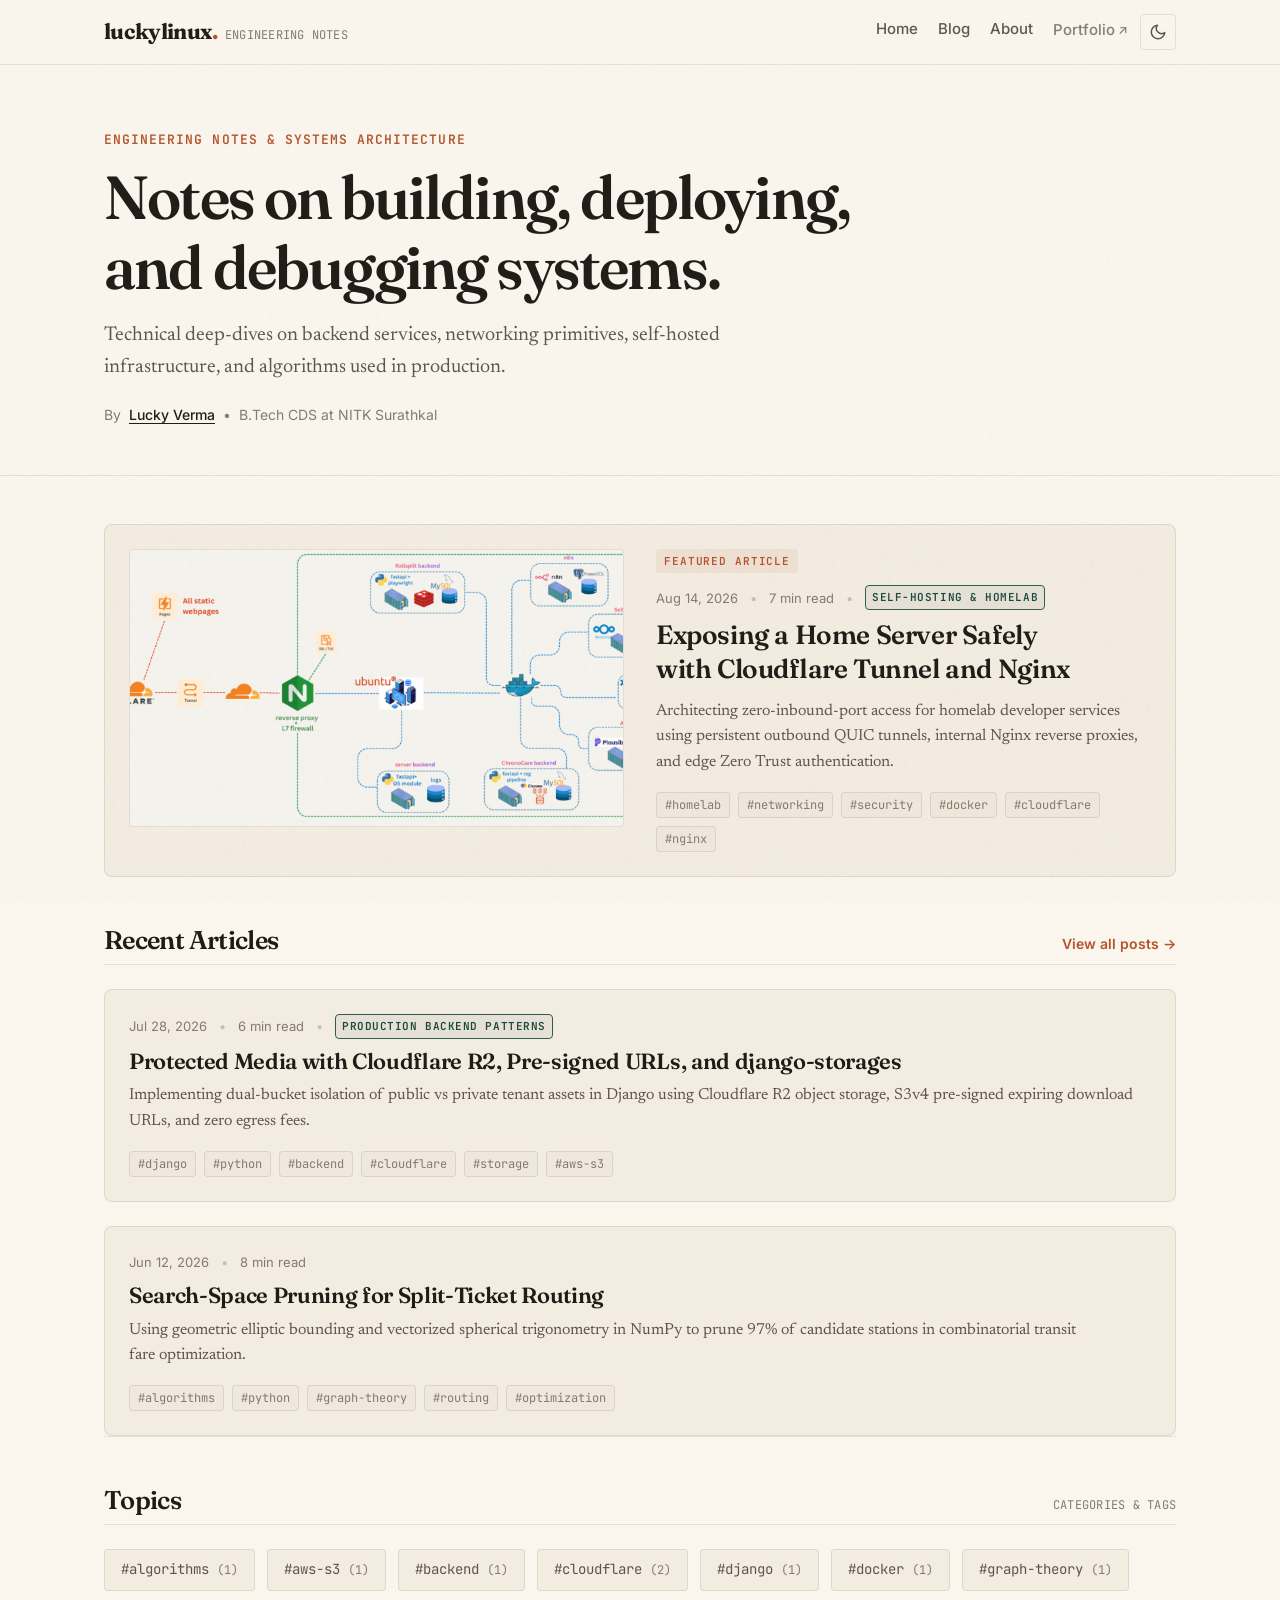
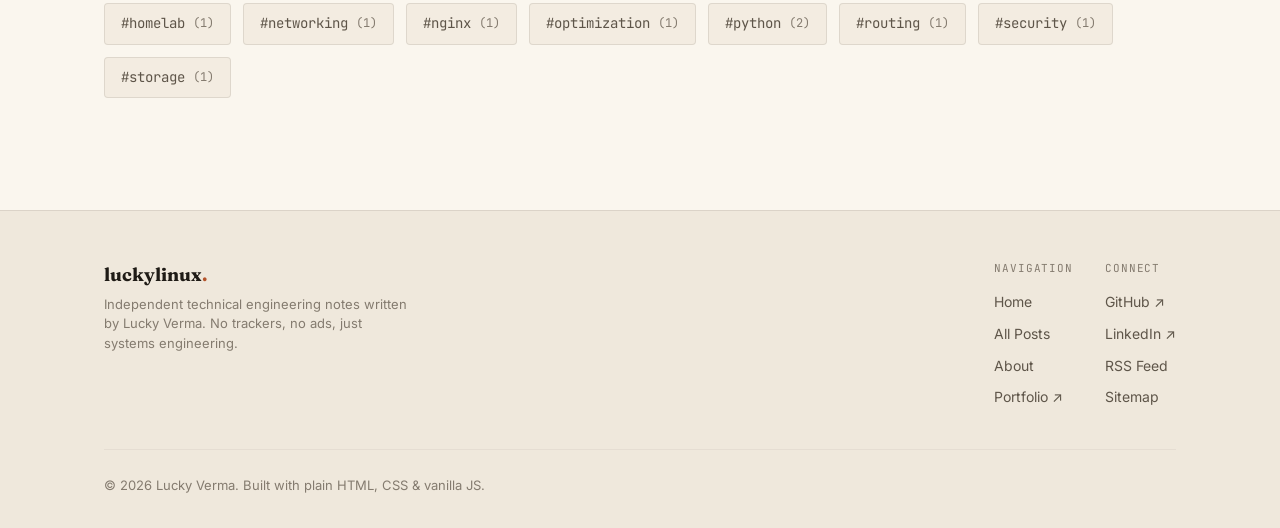
<file: index.html>
<!DOCTYPE html>
<html lang="en" data-theme="light">
<head>
  <meta charset="UTF-8" />
  <meta name="viewport" content="width=device-width, initial-scale=1.0" />
  <title>luckylinux — Notes on building, deploying, and debugging systems</title>
  <meta name="description" content="Technical engineering blog by Lucky Verma (luckylinux). Deep-dives on backend architectures, Cloudflare, Docker, distributed queues, self-hosting, and systems engineering." />
  
  <!-- Canonical & Open Graph -->
  <link rel="canonical" href="https://blog.luckylinux.dev/" />
  <meta property="og:title" content="luckylinux — Engineering Notes" />
  <meta property="og:description" content="Notes on building, deploying, and debugging backend systems and distributed infrastructure." />
  <meta property="og:type" content="website" />
  <meta property="og:url" content="https://blog.luckylinux.dev/" />
  <meta property="og:image" content="./assets/og-image.svg" />
  <meta name="twitter:card" content="summary_large_image" />
  <meta name="twitter:title" content="luckylinux — Engineering Notes" />
  <meta name="twitter:description" content="Notes on building, deploying, and debugging backend systems and distributed infrastructure." />
  <meta name="twitter:image" content="./assets/og-image.svg" />

  <!-- Favicon -->
  <link rel="icon" type="image/svg+xml" href="./assets/favicon.svg" />
  <link rel="alternate" type="application/rss+xml" title="luckylinux Engineering Notes RSS" href="./feed.xml" />

  <!-- Plausible Analytics -->
  <script defer data-domain="blog.luckylinux.dev" src="https://analytics.luckylinux.dev/js/script.js"></script>

  <!-- Prevent Theme Flash -->
  <script>
    (function () {
      try {
        const saved = localStorage.getItem("luckylinux_theme");
        const prefersDark = window.matchMedia && window.matchMedia("(prefers-color-scheme: dark)").matches;
        const theme = saved === "dark" || (!saved && prefersDark) ? "dark" : "light";
        document.documentElement.setAttribute("data-theme", theme);
        document.documentElement.style.colorScheme = theme;
      } catch (e) {}
    })();
  </script>

  <!-- Stylesheets -->
  <link rel="stylesheet" href="./css/base.css" />
  <link rel="stylesheet" href="./css/components.css" />
</head>
<body>
  <!-- Accessibility Skip Link -->
  <a href="#main-content" class="skip-link">Skip to main content</a>

  <!-- Header -->
  <header class="site-header">
    <div class="container">
      <a href="./" class="brand" aria-label="luckylinux home">
        <span class="brand-wordmark">luckylinux<span class="brand-dot">.</span></span>
        <span class="brand-subtitle">engineering notes</span>
      </a>

      <div class="header-actions">
        <nav aria-label="Main Navigation">
          <ul class="nav-menu" id="nav-menu">
            <li><a href="./" class="nav-link active">Home</a></li>
            <li><a href="./blog.html" class="nav-link">Blog</a></li>
            <li><a href="./about.html" class="nav-link">About</a></li>
            <li>
              <a href="https://luckylinux.dev" target="_blank" rel="noopener noreferrer" class="nav-link nav-link-external">
                Portfolio <span class="nav-external-arrow">↗</span>
              </a>
            </li>
          </ul>
        </nav>

        <!-- Theme Toggle -->
        <button type="button" class="theme-toggle-btn" id="theme-toggle-btn" aria-label="Toggle theme">
          <!-- Sun Icon (shown in dark mode) -->
          <svg class="icon-sun" viewBox="0 0 24 24">
            <circle cx="12" cy="12" r="5"></circle>
            <line x1="12" y1="1" x2="12" y2="3"></line>
            <line x1="12" y1="21" x2="12" y2="23"></line>
            <line x1="4.22" y1="4.22" x2="5.64" y2="5.64"></line>
            <line x1="18.36" y1="18.36" x2="19.78" y2="19.78"></line>
            <line x1="1" y1="12" x2="3" y2="12"></line>
            <line x1="21" y1="12" x2="23" y2="12"></line>
            <line x1="4.22" y1="19.78" x2="5.64" y2="18.36"></line>
            <line x1="18.36" y1="5.64" x2="19.78" y2="4.22"></line>
          </svg>
          <!-- Moon Icon (shown in light mode) -->
          <svg class="icon-moon" viewBox="0 0 24 24">
            <path d="M21 12.79A9 9 0 1 1 11.21 3 7 7 0 0 0 21 12.79z"></path>
          </svg>
        </button>

        <!-- Mobile Nav Toggle -->
        <button type="button" class="mobile-nav-toggle" id="mobile-nav-toggle" aria-label="Toggle navigation menu" aria-expanded="false">
          <svg width="20" height="20" viewBox="0 0 24 24" fill="none" stroke="currentColor" stroke-width="2">
            <line x1="3" y1="12" x2="21" y2="12"></line>
            <line x1="3" y1="6" x2="21" y2="6"></line>
            <line x1="3" y1="18" x2="21" y2="18"></line>
          </svg>
        </button>
      </div>
    </div>
  </header>

  <!-- Main Content -->
  <main id="main-content">
    <!-- Writing-Focused Hero -->
    <section class="hero-section">
      <div class="container">
        <p class="hero-subtitle">Engineering Notes &amp; Systems Architecture</p>
        <h1 class="hero-title">Notes on building, deploying, and debugging systems.</h1>
        <p class="hero-lead">
          Technical deep-dives on backend services, networking primitives, self-hosted infrastructure, and algorithms used in production.
        </p>
        <div class="hero-byline">
          <span>By</span>
          <a href="https://luckylinux.dev" target="_blank" rel="noopener noreferrer" class="hero-byline-link">Lucky Verma</a>
          <span>•</span>
          <span>B.Tech CDS at NITK Surathkal</span>
        </div>
      </div>
    </section>

    <!-- Content Sections -->
    <div class="container" style="padding-top: var(--space-12); padding-bottom: var(--space-16);">
      
      <!-- Featured Post -->
      <section aria-labelledby="featured-heading" id="featured-post-container" style="display: none;">
        <h2 id="featured-heading" class="sr-only">Featured Article</h2>
        <div id="featured-post-mount"></div>
      </section>

      <!-- Recent Posts List -->
      <section aria-labelledby="recent-posts-heading">
        <div class="section-header">
          <h2 id="recent-posts-heading" class="section-title">Recent Articles</h2>
          <a href="./blog.html" class="section-link">View all posts →</a>
        </div>
        
        <div class="post-cards-grid" id="home-posts-list">
          <!-- Populated dynamically from blogs/posts.json -->
        </div>
      </section>

      <!-- Topics / Tag Cloud -->
      <section class="topic-cloud-section" aria-labelledby="topics-heading">
        <div class="section-header">
          <h2 id="topics-heading" class="section-title">Topics</h2>
          <span class="brand-subtitle">Categories &amp; Tags</span>
        </div>
        <div class="topic-cloud" id="home-topic-cloud">
          <!-- Populated dynamically -->
        </div>
      </section>

    </div>
  </main>

  <!-- Footer -->
  <footer class="site-footer">
    <div class="container">
      <div class="footer-inner">
        <div class="footer-brand">
          <div class="footer-brand-title">luckylinux<span style="color: var(--accent);">.</span></div>
          <p class="footer-brand-desc">
            Independent technical engineering notes written by Lucky Verma. No trackers, no ads, just systems engineering.
          </p>
        </div>

        <div class="footer-links">
          <div>
            <div class="footer-link-group-title">Navigation</div>
            <ul>
              <li><a href="./" class="footer-link">Home</a></li>
              <li><a href="./blog.html" class="footer-link">All Posts</a></li>
              <li><a href="./about.html" class="footer-link">About</a></li>
              <li><a href="https://luckylinux.dev" target="_blank" rel="noopener noreferrer" class="footer-link">Portfolio ↗</a></li>
            </ul>
          </div>

          <div>
            <div class="footer-link-group-title">Connect</div>
            <ul>
              <li><a href="https://github.com/KALI-THE-HACKER" target="_blank" rel="noopener noreferrer" class="footer-link">GitHub ↗</a></li>
              <li><a href="https://linkedin.com/in/luckylinux" target="_blank" rel="noopener noreferrer" class="footer-link">LinkedIn ↗</a></li>
              <li><a href="./feed.xml" class="footer-link">RSS Feed</a></li>
              <li><a href="./sitemap.xml" class="footer-link">Sitemap</a></li>
            </ul>
          </div>
        </div>
      </div>

      <div class="footer-bottom">
        <div>
          © <span id="footer-year">2026</span> Lucky Verma. Built with plain HTML, CSS &amp; vanilla JS.
        </div>
        <!-- Visitor Counter (Graceful fallback) -->
        <div id="visitor-counter" class="visitor-counter" style="display: none;">
          <span class="counter-dot"></span>
          <span id="visitor-count-number">0</span>
          <span>visits</span>
        </div>
      </div>
    </div>
  </footer>

  <!-- Scripts -->
  <script src="./js/config.js"></script>
  <script src="./js/theme.js"></script>
  <script src="./js/counter.js"></script>
  <script src="./js/main.js"></script>
  
  <!-- Index Page Dynamic Loader -->
  <script>
    (function () {
      function formatDate(dateStr) {
        if (!dateStr) return "";
        const options = { year: "numeric", month: "short", day: "numeric" };
        const parts = dateStr.split("-");
        if (parts.length === 3) {
          const date = new Date(Date.UTC(parts[0], parts[1] - 1, parts[2]));
          return date.toLocaleDateString("en-US", options);
        }
        return new Date(dateStr).toLocaleDateString("en-US", options);
      }

      async function loadHomeContent() {
        try {
          const res = await fetch("./blogs/posts.json");
          if (!res.ok) return;
          const posts = await res.json();
          const activePosts = posts.filter(p => !p.draft);
          if (activePosts.length === 0) return;

          // Featured Post (First item)
          const featured = activePosts[0];
          const featuredContainer = document.getElementById("featured-post-container");
          const featuredMount = document.getElementById("featured-post-mount");

          if (featured && featuredContainer && featuredMount) {
            const coverSrc = featured.cover
              ? (featured.cover.startsWith("http") ? featured.cover : `./blogs/${featured.slug}/${featured.cover}`)
              : "./assets/og-image.svg";

            featuredMount.innerHTML = `
              <a href="./post.html?slug=${featured.slug}" class="post-card-featured reveal-on-scroll">
                <div class="featured-cover-wrapper">
                  <img src="${coverSrc}" alt="${featured.title}" class="featured-cover-img" loading="eager" />
                </div>
                <div class="featured-content">
                  <span class="featured-badge">Featured Article</span>
                  <div class="post-card-meta">
                    <time datetime="${featured.date}">${formatDate(featured.date)}</time>
                    <span class="meta-sep">•</span>
                    <span>${featured.readingTime || 5} min read</span>
                    ${featured.series ? `<span class="meta-sep">•</span><span class="series-badge">${featured.series}</span>` : ""}
                  </div>
                  <h3 class="post-card-title" style="font-size: 1.65rem; margin-bottom: var(--space-3);">${featured.title}</h3>
                  <p class="post-card-excerpt" style="-webkit-line-clamp: 3; margin-bottom: var(--space-4);">${featured.excerpt}</p>
                  <div class="post-card-tags">
                    ${(featured.tags || []).map(t => `<span class="tag-badge">#${t}</span>`).join("")}
                  </div>
                </div>
              </a>
            `;
            featuredContainer.style.display = "block";
          }

          // Remaining Posts List
          const remainingPosts = activePosts.slice(1);
          const listContainer = document.getElementById("home-posts-list");
          if (listContainer) {
            listContainer.innerHTML = remainingPosts.map(post => `
              <article class="reveal-on-scroll">
                <a href="./post.html?slug=${post.slug}" class="post-card">
                  <div class="post-card-meta">
                    <time datetime="${post.date}">${formatDate(post.date)}</time>
                    <span class="meta-sep">•</span>
                    <span>${post.readingTime || 5} min read</span>
                    ${post.series ? `<span class="meta-sep">•</span><span class="series-badge">${post.series}</span>` : ""}
                  </div>
                  <h3 class="post-card-title">${post.title}</h3>
                  <p class="post-card-excerpt">${post.excerpt}</p>
                  <div class="post-card-tags">
                    ${(post.tags || []).map(t => `<span class="tag-badge">#${t}</span>`).join("")}
                  </div>
                </a>
              </article>
            `).join("");
          }

          // Topic Cloud
          const tagCounts = {};
          activePosts.forEach(p => {
            (p.tags || []).forEach(t => {
              tagCounts[t] = (tagCounts[t] || 0) + 1;
            });
          });

          const topicCloud = document.getElementById("home-topic-cloud");
          if (topicCloud) {
            topicCloud.innerHTML = Object.keys(tagCounts).sort().map(tag => `
              <a href="./blog.html?tag=${encodeURIComponent(tag)}" class="topic-tag-card">
                <span>#${tag}</span>
                <span class="topic-count">(${tagCounts[tag]})</span>
              </a>
            `).join("");
          }

          if (window.initScrollReveal) {
            window.initScrollReveal();
          }
        } catch (e) {
          console.error("Home loader error:", e);
        }
      }

      document.addEventListener("DOMContentLoaded", loadHomeContent);
    })();
  </script>
</body>
</html>
</file>
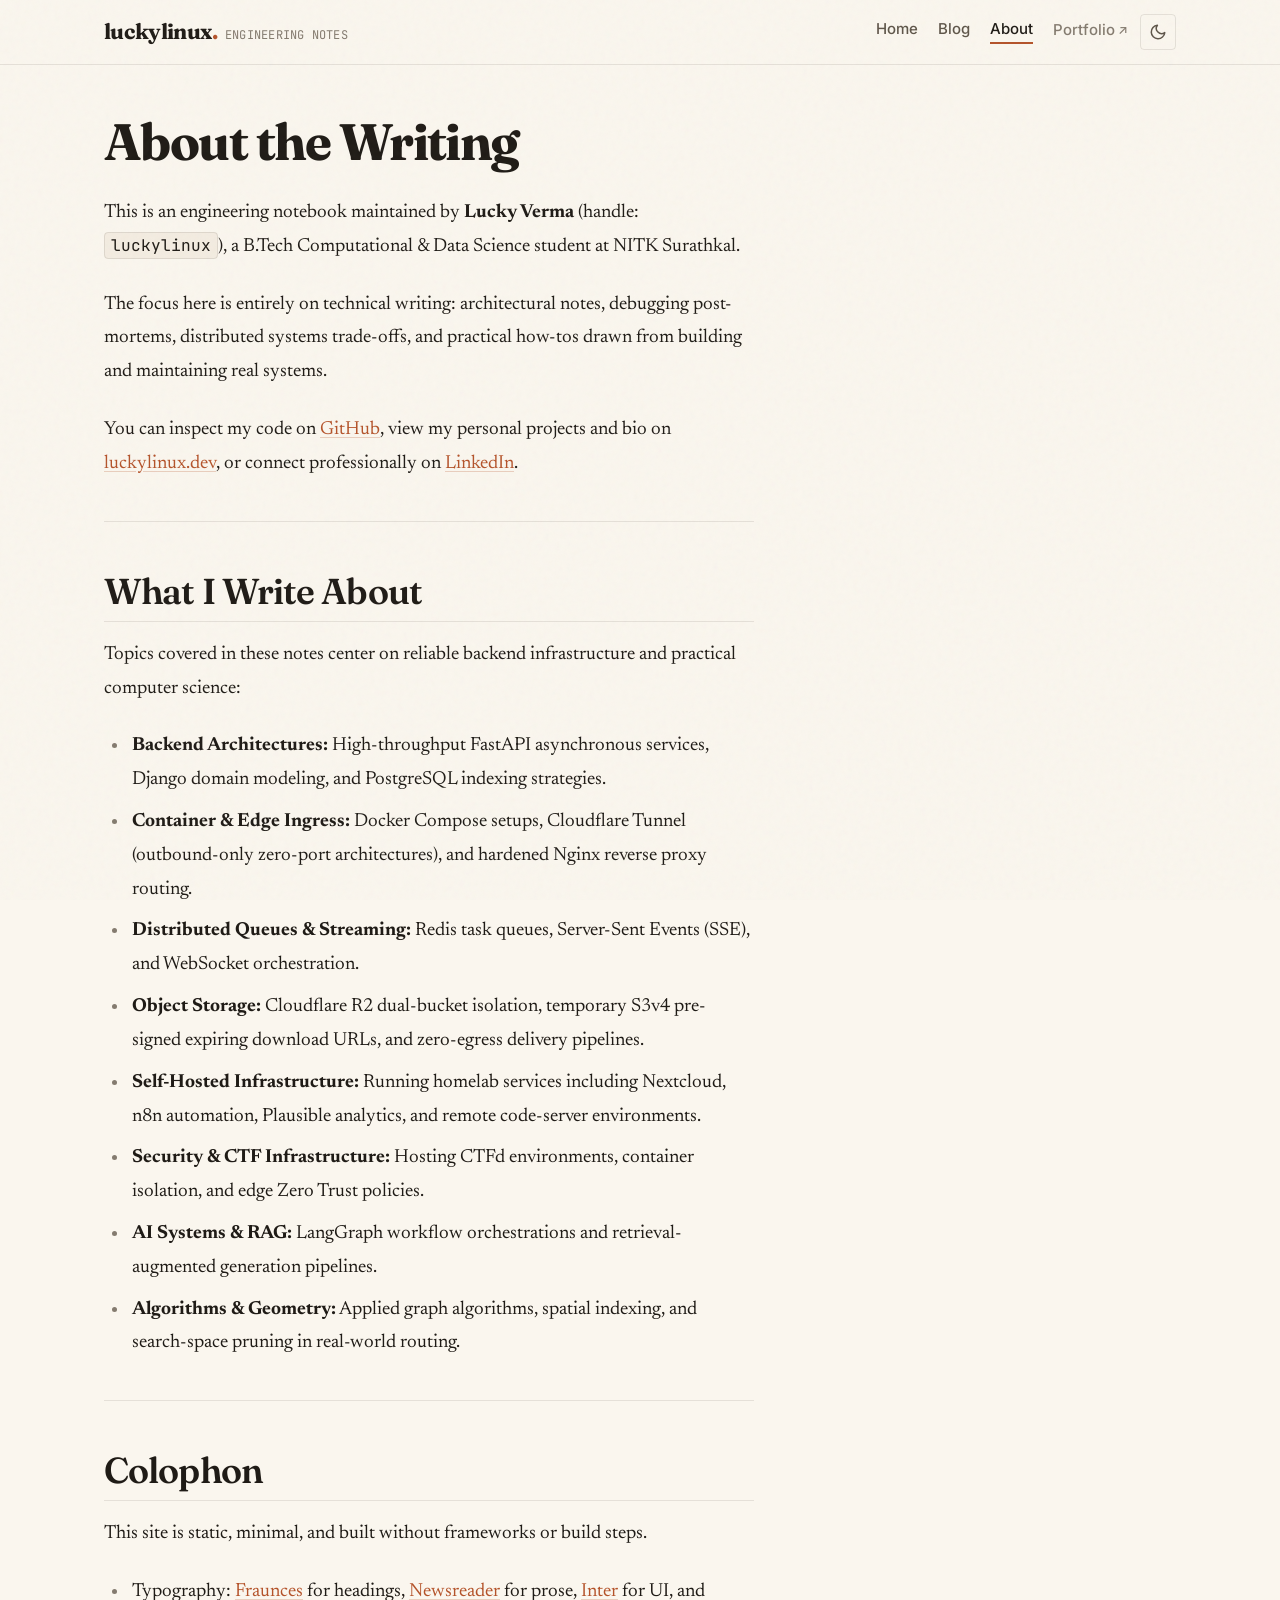
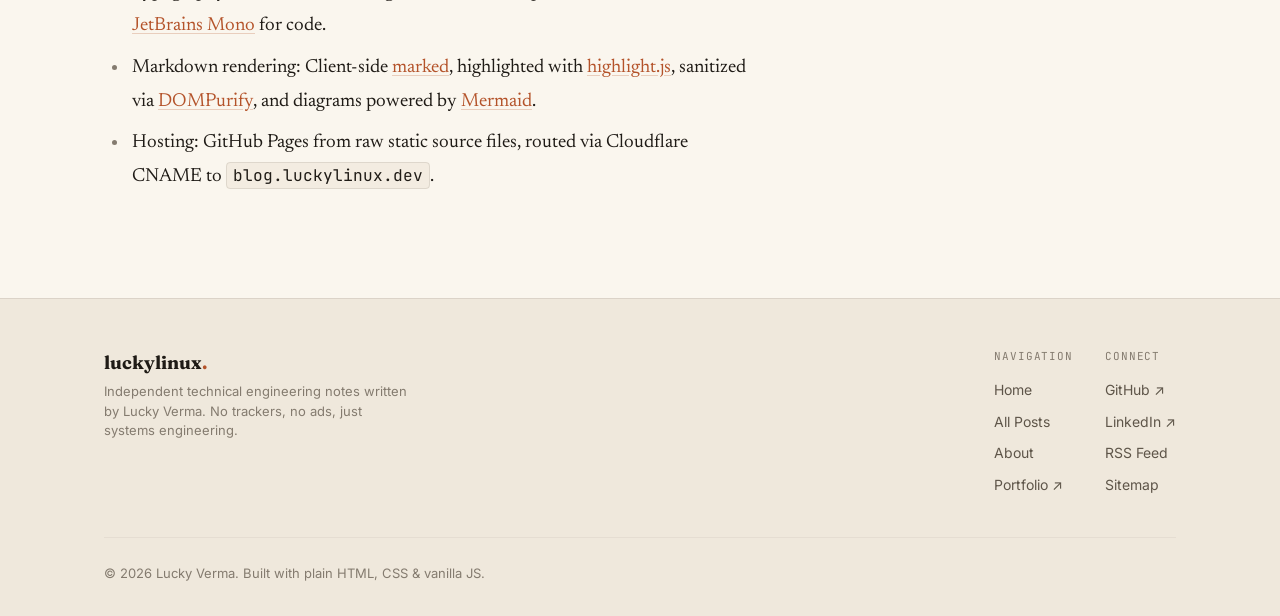
<file: about.html>
<!DOCTYPE html>
<html lang="en" data-theme="light">
<head>
  <meta charset="UTF-8" />
  <meta name="viewport" content="width=device-width, initial-scale=1.0" />
  <title>About — luckylinux</title>
  <meta name="description" content="About luckylinux engineering notes by Lucky Verma. Computational & Data Science student at NITK Surathkal writing about backend engineering, infrastructure, and distributed systems." />
  
  <!-- Canonical & Open Graph -->
  <link rel="canonical" href="https://blog.luckylinux.dev/about.html" />
  <meta property="og:title" content="About — luckylinux" />
  <meta property="og:description" content="About luckylinux engineering notes by Lucky Verma." />
  <meta property="og:type" content="website" />
  <meta property="og:url" content="https://blog.luckylinux.dev/about.html" />
  <meta property="og:image" content="./assets/og-image.svg" />
  <meta name="twitter:card" content="summary_large_image" />

  <!-- Favicon -->
  <link rel="icon" type="image/svg+xml" href="./assets/favicon.svg" />
  <link rel="alternate" type="application/rss+xml" title="luckylinux Engineering Notes RSS" href="./feed.xml" />

  <!-- Plausible Analytics -->
  <script defer data-domain="blog.luckylinux.dev" src="https://analytics.luckylinux.dev/js/script.js"></script>

  <!-- Prevent Theme Flash -->
  <script>
    (function () {
      try {
        const saved = localStorage.getItem("luckylinux_theme");
        const prefersDark = window.matchMedia && window.matchMedia("(prefers-color-scheme: dark)").matches;
        const theme = saved === "dark" || (!saved && prefersDark) ? "dark" : "light";
        document.documentElement.setAttribute("data-theme", theme);
        document.documentElement.style.colorScheme = theme;
      } catch (e) {}
    })();
  </script>

  <!-- Stylesheets -->
  <link rel="stylesheet" href="./css/base.css" />
  <link rel="stylesheet" href="./css/components.css" />
  <link rel="stylesheet" href="./css/markdown.css" />
</head>
<body>
  <a href="#main-content" class="skip-link">Skip to main content</a>

  <!-- Header -->
  <header class="site-header">
    <div class="container">
      <a href="./" class="brand" aria-label="luckylinux home">
        <span class="brand-wordmark">luckylinux<span class="brand-dot">.</span></span>
        <span class="brand-subtitle">engineering notes</span>
      </a>

      <div class="header-actions">
        <nav aria-label="Main Navigation">
          <ul class="nav-menu" id="nav-menu">
            <li><a href="./" class="nav-link">Home</a></li>
            <li><a href="./blog.html" class="nav-link">Blog</a></li>
            <li><a href="./about.html" class="nav-link active">About</a></li>
            <li>
              <a href="https://luckylinux.dev" target="_blank" rel="noopener noreferrer" class="nav-link nav-link-external">
                Portfolio <span class="nav-external-arrow">↗</span>
              </a>
            </li>
          </ul>
        </nav>

        <!-- Theme Toggle -->
        <button type="button" class="theme-toggle-btn" id="theme-toggle-btn" aria-label="Toggle theme">
          <svg class="icon-sun" viewBox="0 0 24 24">
            <circle cx="12" cy="12" r="5"></circle>
            <line x1="12" y1="1" x2="12" y2="3"></line>
            <line x1="12" y1="21" x2="12" y2="23"></line>
            <line x1="4.22" y1="4.22" x2="5.64" y2="5.64"></line>
            <line x1="18.36" y1="18.36" x2="19.78" y2="19.78"></line>
            <line x1="1" y1="12" x2="3" y2="12"></line>
            <line x1="21" y1="12" x2="23" y2="12"></line>
            <line x1="4.22" y1="19.78" x2="5.64" y2="18.36"></line>
            <line x1="18.36" y1="5.64" x2="19.78" y2="4.22"></line>
          </svg>
          <svg class="icon-moon" viewBox="0 0 24 24">
            <path d="M21 12.79A9 9 0 1 1 11.21 3 7 7 0 0 0 21 12.79z"></path>
          </svg>
        </button>

        <!-- Mobile Nav Toggle -->
        <button type="button" class="mobile-nav-toggle" id="mobile-nav-toggle" aria-label="Toggle navigation menu" aria-expanded="false">
          <svg width="20" height="20" viewBox="0 0 24 24" fill="none" stroke="currentColor" stroke-width="2">
            <line x1="3" y1="12" x2="21" y2="12"></line>
            <line x1="3" y1="6" x2="21" y2="6"></line>
            <line x1="3" y1="18" x2="21" y2="18"></line>
          </svg>
        </button>
      </div>
    </div>
  </header>

  <!-- Main Content -->
  <main id="main-content">
    <div class="container" style="padding-top: var(--space-12); padding-bottom: var(--space-20);">
      
      <article class="prose" style="max-width: 65ch;">
        <h1 style="font-size: clamp(2.2rem, 4.5vw, 3.2rem); margin-bottom: var(--space-6);">About the Writing</h1>

        <p>
          This is an engineering notebook maintained by <strong>Lucky Verma</strong> (handle: <code>luckylinux</code>), a B.Tech Computational &amp; Data Science student at NITK Surathkal.
        </p>

        <p>
          The focus here is entirely on technical writing: architectural notes, debugging post-mortems, distributed systems trade-offs, and practical how-tos drawn from building and maintaining real systems.
        </p>

        <p>
          You can inspect my code on <a href="https://github.com/KALI-THE-HACKER" target="_blank" rel="noopener noreferrer">GitHub</a>, view my personal projects and bio on <a href="https://luckylinux.dev" target="_blank" rel="noopener noreferrer">luckylinux.dev</a>, or connect professionally on <a href="https://linkedin.com/in/luckylinux" target="_blank" rel="noopener noreferrer">LinkedIn</a>.
        </p>

        <hr />

        <h2>What I Write About</h2>
        <p>
          Topics covered in these notes center on reliable backend infrastructure and practical computer science:
        </p>

        <ul>
          <li><strong>Backend Architectures:</strong> High-throughput FastAPI asynchronous services, Django domain modeling, and PostgreSQL indexing strategies.</li>
          <li><strong>Container &amp; Edge Ingress:</strong> Docker Compose setups, Cloudflare Tunnel (outbound-only zero-port architectures), and hardened Nginx reverse proxy routing.</li>
          <li><strong>Distributed Queues &amp; Streaming:</strong> Redis task queues, Server-Sent Events (SSE), and WebSocket orchestration.</li>
          <li><strong>Object Storage:</strong> Cloudflare R2 dual-bucket isolation, temporary S3v4 pre-signed expiring download URLs, and zero-egress delivery pipelines.</li>
          <li><strong>Self-Hosted Infrastructure:</strong> Running homelab services including Nextcloud, n8n automation, Plausible analytics, and remote code-server environments.</li>
          <li><strong>Security &amp; CTF Infrastructure:</strong> Hosting CTFd environments, container isolation, and edge Zero Trust policies.</li>
          <li><strong>AI Systems &amp; RAG:</strong> LangGraph workflow orchestrations and retrieval-augmented generation pipelines.</li>
          <li><strong>Algorithms &amp; Geometry:</strong> Applied graph algorithms, spatial indexing, and search-space pruning in real-world routing.</li>
        </ul>

        <hr />

        <h2>Colophon</h2>
        <p>
          This site is static, minimal, and built without frameworks or build steps.
        </p>
        <ul>
          <li>Typography: <a href="https://fonts.google.com/specimen/Fraunces" target="_blank" rel="noopener noreferrer">Fraunces</a> for headings, <a href="https://fonts.google.com/specimen/Newsreader" target="_blank" rel="noopener noreferrer">Newsreader</a> for prose, <a href="https://fonts.google.com/specimen/Inter" target="_blank" rel="noopener noreferrer">Inter</a> for UI, and <a href="https://www.jetbrains.com/lp/mono/" target="_blank" rel="noopener noreferrer">JetBrains Mono</a> for code.</li>
          <li>Markdown rendering: Client-side <a href="https://github.com/markedjs/marked" target="_blank" rel="noopener noreferrer">marked</a>, highlighted with <a href="https://highlightjs.org/" target="_blank" rel="noopener noreferrer">highlight.js</a>, sanitized via <a href="https://github.com/cure53/DOMPurify" target="_blank" rel="noopener noreferrer">DOMPurify</a>, and diagrams powered by <a href="https://mermaid.js.org/" target="_blank" rel="noopener noreferrer">Mermaid</a>.</li>
          <li>Hosting: GitHub Pages from raw static source files, routed via Cloudflare CNAME to <code>blog.luckylinux.dev</code>.</li>
        </ul>
      </article>

    </div>
  </main>

  <!-- Footer -->
  <footer class="site-footer">
    <div class="container">
      <div class="footer-inner">
        <div class="footer-brand">
          <div class="footer-brand-title">luckylinux<span style="color: var(--accent);">.</span></div>
          <p class="footer-brand-desc">
            Independent technical engineering notes written by Lucky Verma. No trackers, no ads, just systems engineering.
          </p>
        </div>

        <div class="footer-links">
          <div>
            <div class="footer-link-group-title">Navigation</div>
            <ul>
              <li><a href="./" class="footer-link">Home</a></li>
              <li><a href="./blog.html" class="footer-link">All Posts</a></li>
              <li><a href="./about.html" class="footer-link">About</a></li>
              <li><a href="https://luckylinux.dev" target="_blank" rel="noopener noreferrer" class="footer-link">Portfolio ↗</a></li>
            </ul>
          </div>

          <div>
            <div class="footer-link-group-title">Connect</div>
            <ul>
              <li><a href="https://github.com/KALI-THE-HACKER" target="_blank" rel="noopener noreferrer" class="footer-link">GitHub ↗</a></li>
              <li><a href="https://linkedin.com/in/luckylinux" target="_blank" rel="noopener noreferrer" class="footer-link">LinkedIn ↗</a></li>
              <li><a href="./feed.xml" class="footer-link">RSS Feed</a></li>
              <li><a href="./sitemap.xml" class="footer-link">Sitemap</a></li>
            </ul>
          </div>
        </div>
      </div>

      <div class="footer-bottom">
        <div>
          © <span id="footer-year">2026</span> Lucky Verma. Built with plain HTML, CSS &amp; vanilla JS.
        </div>
        <div id="visitor-counter" class="visitor-counter" style="display: none;">
          <span class="counter-dot"></span>
          <span id="visitor-count-number">0</span>
          <span>visits</span>
        </div>
      </div>
    </div>
  </footer>

  <!-- Scripts -->
  <script src="./js/config.js"></script>
  <script src="./js/theme.js"></script>
  <script src="./js/counter.js"></script>
  <script src="./js/main.js"></script>
</body>
</html>
</file>
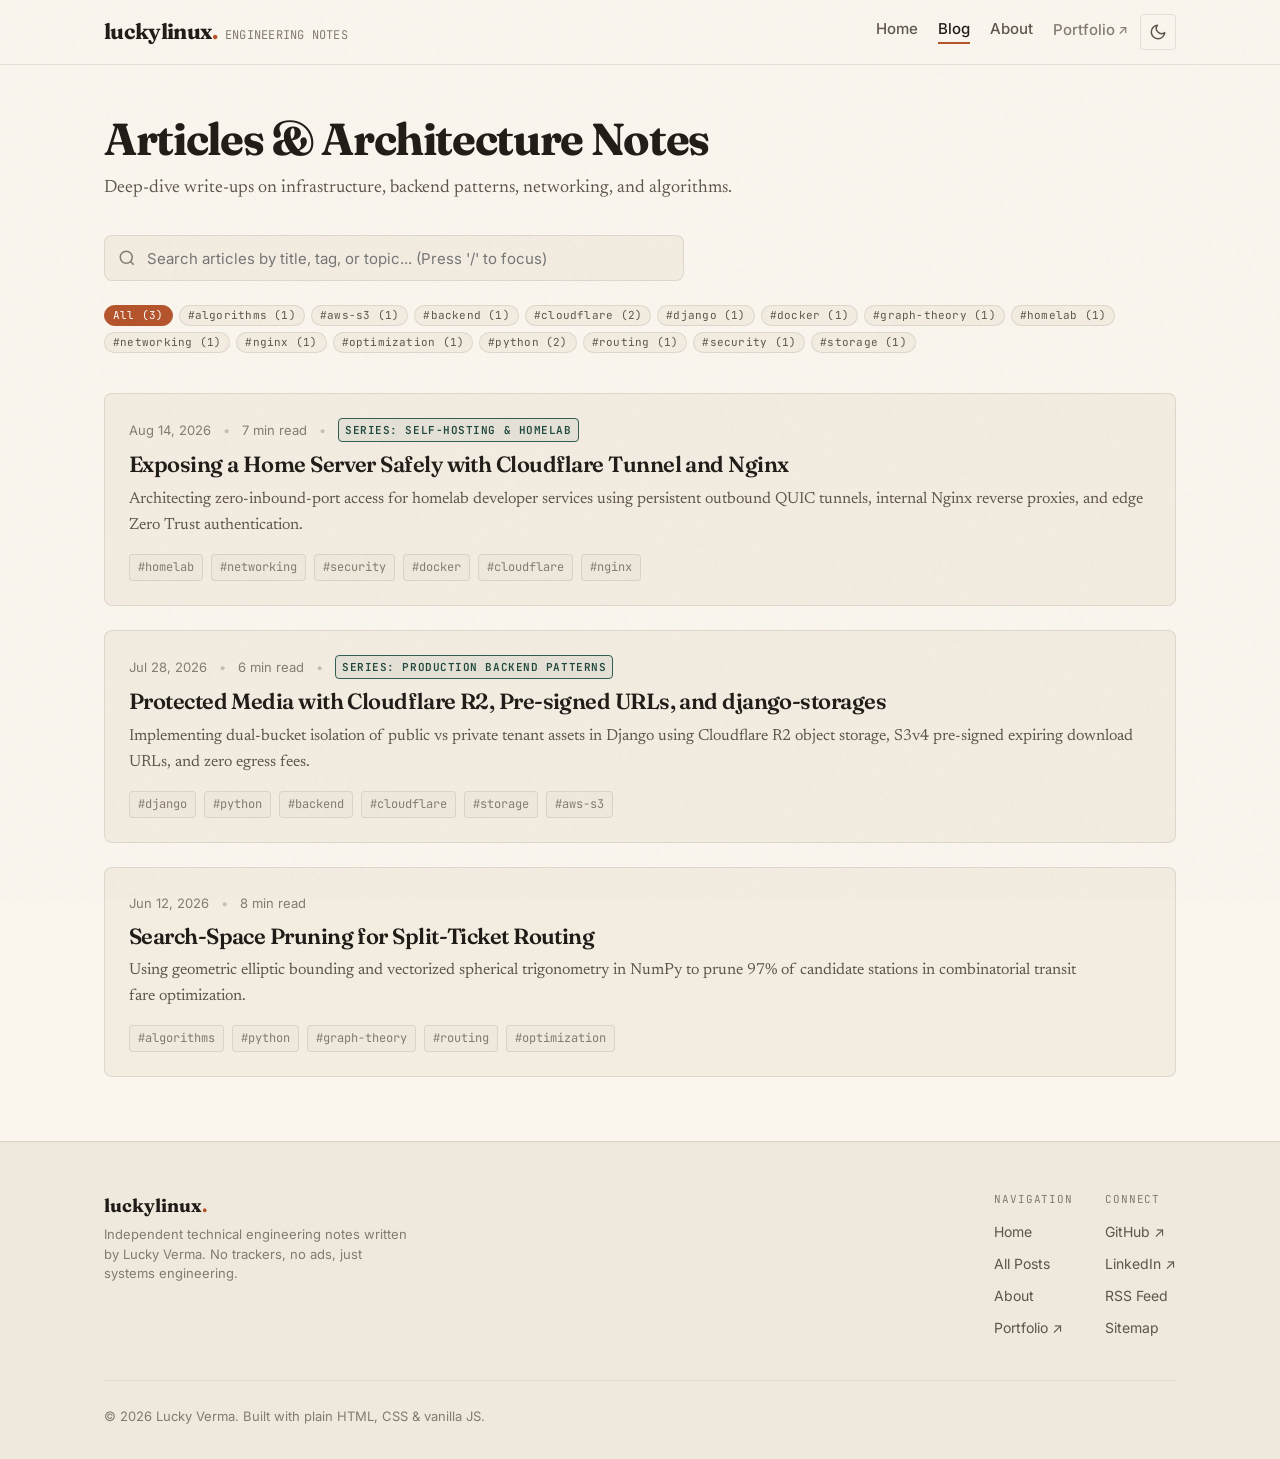
<file: blog.html>
<!DOCTYPE html>
<html lang="en" data-theme="light">
<head>
  <meta charset="UTF-8" />
  <meta name="viewport" content="width=device-width, initial-scale=1.0" />
  <title>All Articles — luckylinux</title>
  <meta name="description" content="Complete archive of technical engineering notes, deep-dives, and systems architecture tutorials by Lucky Verma." />
  
  <!-- Canonical & Open Graph -->
  <link rel="canonical" href="https://blog.luckylinux.dev/blog.html" />
  <meta property="og:title" content="All Articles — luckylinux" />
  <meta property="og:description" content="Complete archive of technical engineering notes, deep-dives, and systems architecture tutorials by Lucky Verma." />
  <meta property="og:type" content="website" />
  <meta property="og:url" content="https://blog.luckylinux.dev/blog.html" />
  <meta property="og:image" content="./assets/og-image.svg" />
  <meta name="twitter:card" content="summary_large_image" />

  <!-- Favicon -->
  <link rel="icon" type="image/svg+xml" href="./assets/favicon.svg" />
  <link rel="alternate" type="application/rss+xml" title="luckylinux Engineering Notes RSS" href="./feed.xml" />

  <!-- Plausible Analytics -->
  <script defer data-domain="blog.luckylinux.dev" src="https://analytics.luckylinux.dev/js/script.js"></script>

  <!-- Prevent Theme Flash -->
  <script>
    (function () {
      try {
        const saved = localStorage.getItem("luckylinux_theme");
        const prefersDark = window.matchMedia && window.matchMedia("(prefers-color-scheme: dark)").matches;
        const theme = saved === "dark" || (!saved && prefersDark) ? "dark" : "light";
        document.documentElement.setAttribute("data-theme", theme);
        document.documentElement.style.colorScheme = theme;
      } catch (e) {}
    })();
  </script>

  <!-- Stylesheets -->
  <link rel="stylesheet" href="./css/base.css" />
  <link rel="stylesheet" href="./css/components.css" />
</head>
<body>
  <a href="#main-content" class="skip-link">Skip to main content</a>

  <!-- Header -->
  <header class="site-header">
    <div class="container">
      <a href="./" class="brand" aria-label="luckylinux home">
        <span class="brand-wordmark">luckylinux<span class="brand-dot">.</span></span>
        <span class="brand-subtitle">engineering notes</span>
      </a>

      <div class="header-actions">
        <nav aria-label="Main Navigation">
          <ul class="nav-menu" id="nav-menu">
            <li><a href="./" class="nav-link">Home</a></li>
            <li><a href="./blog.html" class="nav-link active">Blog</a></li>
            <li><a href="./about.html" class="nav-link">About</a></li>
            <li>
              <a href="https://luckylinux.dev" target="_blank" rel="noopener noreferrer" class="nav-link nav-link-external">
                Portfolio <span class="nav-external-arrow">↗</span>
              </a>
            </li>
          </ul>
        </nav>

        <!-- Theme Toggle -->
        <button type="button" class="theme-toggle-btn" id="theme-toggle-btn" aria-label="Toggle theme">
          <svg class="icon-sun" viewBox="0 0 24 24">
            <circle cx="12" cy="12" r="5"></circle>
            <line x1="12" y1="1" x2="12" y2="3"></line>
            <line x1="12" y1="21" x2="12" y2="23"></line>
            <line x1="4.22" y1="4.22" x2="5.64" y2="5.64"></line>
            <line x1="18.36" y1="18.36" x2="19.78" y2="19.78"></line>
            <line x1="1" y1="12" x2="3" y2="12"></line>
            <line x1="21" y1="12" x2="23" y2="12"></line>
            <line x1="4.22" y1="19.78" x2="5.64" y2="18.36"></line>
            <line x1="18.36" y1="5.64" x2="19.78" y2="4.22"></line>
          </svg>
          <svg class="icon-moon" viewBox="0 0 24 24">
            <path d="M21 12.79A9 9 0 1 1 11.21 3 7 7 0 0 0 21 12.79z"></path>
          </svg>
        </button>

        <!-- Mobile Nav Toggle -->
        <button type="button" class="mobile-nav-toggle" id="mobile-nav-toggle" aria-label="Toggle navigation menu" aria-expanded="false">
          <svg width="20" height="20" viewBox="0 0 24 24" fill="none" stroke="currentColor" stroke-width="2">
            <line x1="3" y1="12" x2="21" y2="12"></line>
            <line x1="3" y1="6" x2="21" y2="6"></line>
            <line x1="3" y1="18" x2="21" y2="18"></line>
          </svg>
        </button>
      </div>
    </div>
  </header>

  <!-- Main Content -->
  <main id="main-content">
    <div class="container" style="padding-top: var(--space-12); padding-bottom: var(--space-16);">
      
      <!-- Page Title -->
      <header style="margin-bottom: var(--space-8);">
        <h1 style="font-size: clamp(2rem, 4vw, 2.8rem); margin-bottom: var(--space-2);">Articles &amp; Architecture Notes</h1>
        <p style="color: var(--text-secondary); font-size: 1.125rem;">
          Deep-dive write-ups on infrastructure, backend patterns, networking, and algorithms.
        </p>
      </header>

      <!-- Search and Tag Controls -->
      <div class="blog-controls">
        <div class="search-box-wrapper">
          <svg class="search-icon" viewBox="0 0 24 24" fill="none" stroke="currentColor" stroke-width="2">
            <circle cx="11" cy="11" r="8"></circle>
            <line x1="21" y1="21" x2="16.65" y2="16.65"></line>
          </svg>
          <input
            type="search"
            id="blog-search-input"
            class="search-input"
            placeholder="Search articles by title, tag, or topic... (Press '/' to focus)"
            aria-label="Search articles"
          />
          <button type="button" id="search-clear-btn" class="search-clear-btn" aria-label="Clear search">✕</button>
        </div>

        <!-- Filter Tag Chips -->
        <div class="tag-chips-container" id="tag-chips-container" aria-label="Filter by tag">
          <!-- Populated by blog.js -->
        </div>

        <!-- Dynamic Results Count Banner -->
        <div id="search-results-count" style="display: none; margin-top: var(--space-4); font-family: var(--font-mono); font-size: 0.8125rem; color: var(--text-muted);"></div>
      </div>

      <!-- Articles Grid -->
      <div class="post-cards-grid" id="posts-list">
        <!-- Rendered dynamically by blog.js -->
      </div>

      <!-- Empty State -->
      <div id="posts-empty-state" style="display: none; text-align: center; padding: var(--space-16) 0;">
        <h3 style="font-size: 1.4rem; color: var(--text-primary); margin-bottom: var(--space-2);">No matching articles found</h3>
        <p style="color: var(--text-muted); font-size: 1rem;">Try clearing your search query or choosing a different tag filter.</p>
      </div>

    </div>
  </main>

  <!-- Footer -->
  <footer class="site-footer">
    <div class="container">
      <div class="footer-inner">
        <div class="footer-brand">
          <div class="footer-brand-title">luckylinux<span style="color: var(--accent);">.</span></div>
          <p class="footer-brand-desc">
            Independent technical engineering notes written by Lucky Verma. No trackers, no ads, just systems engineering.
          </p>
        </div>

        <div class="footer-links">
          <div>
            <div class="footer-link-group-title">Navigation</div>
            <ul>
              <li><a href="./" class="footer-link">Home</a></li>
              <li><a href="./blog.html" class="footer-link">All Posts</a></li>
              <li><a href="./about.html" class="footer-link">About</a></li>
              <li><a href="https://luckylinux.dev" target="_blank" rel="noopener noreferrer" class="footer-link">Portfolio ↗</a></li>
            </ul>
          </div>

          <div>
            <div class="footer-link-group-title">Connect</div>
            <ul>
              <li><a href="https://github.com/KALI-THE-HACKER" target="_blank" rel="noopener noreferrer" class="footer-link">GitHub ↗</a></li>
              <li><a href="https://linkedin.com/in/luckylinux" target="_blank" rel="noopener noreferrer" class="footer-link">LinkedIn ↗</a></li>
              <li><a href="./feed.xml" class="footer-link">RSS Feed</a></li>
              <li><a href="./sitemap.xml" class="footer-link">Sitemap</a></li>
            </ul>
          </div>
        </div>
      </div>

      <div class="footer-bottom">
        <div>
          © <span id="footer-year">2026</span> Lucky Verma. Built with plain HTML, CSS &amp; vanilla JS.
        </div>
        <div id="visitor-counter" class="visitor-counter" style="display: none;">
          <span class="counter-dot"></span>
          <span id="visitor-count-number">0</span>
          <span>visits</span>
        </div>
      </div>
    </div>
  </footer>

  <!-- Scripts -->
  <script src="./js/config.js"></script>
  <script src="./js/theme.js"></script>
  <script src="./js/counter.js"></script>
  <script src="./js/main.js"></script>
  <script src="./js/blog.js"></script>
</body>
</html>
</file>
<file: css/base.css>
/* ==========================================================================
   base.css - Design Tokens, Typography, Reset, and Foundational Styles
   luckylinux - Technical Engineering Blog
   ========================================================================== */

/* --- Google Fonts Import --- */
@import url('https://fonts.googleapis.com/css2?family=Fraunces:ital,opsz,wght@0,9..144,300..800;1,9..144,300..700&family=Inter:wght@400;500;600;700&family=JetBrains+Mono:ital,wght@0,400;0,500;0,600;1,400&family=Newsreader:ital,opsz,wght@0,6..72,400..700;1,6..72,400..600&display=swap');

/* --- Root Design Tokens (Light Theme by Default) --- */
:root {
  --font-heading: 'Fraunces', Georgia, 'Times New Roman', serif;
  --font-body: 'Newsreader', Georgia, 'Times New Roman', serif;
  --font-ui: 'Inter', -apple-system, BlinkMacSystemFont, 'Segoe UI', Roboto, sans-serif;
  --font-mono: 'JetBrains Mono', 'SF Mono', Consolas, Monaco, monospace;

  /* Color Palette - Light Editorial */
  --bg-primary: #FAF6EE;
  --bg-surface: #F3ECE1;
  --bg-surface-raised: #FFFFFF;
  --bg-subtle: #EFE8DC;
  
  --text-primary: #1F1B16;
  --text-secondary: #5E5549;
  --text-muted: #847B6F;
  --text-faint: #B5AB9D;

  --border-color: rgba(45, 36, 26, 0.10);
  --border-subtle: rgba(45, 36, 26, 0.05);
  --border-hover: rgba(45, 36, 26, 0.22);

  /* Restrained Terracotta Accent */
  --accent: #B4532A;
  --accent-hover: #96421E;
  --accent-faint: rgba(180, 83, 42, 0.08);
  --accent-border: rgba(180, 83, 42, 0.25);
  --accent-contrast: #FFFFFF;

  /* Callout & Status Tones (Warm, subdued) */
  --color-note-bg: rgba(60, 90, 150, 0.06);
  --color-note-border: #3C5A96;
  --color-note-text: #2A4275;

  --color-tip-bg: rgba(47, 93, 80, 0.07);
  --color-tip-border: #2F5D50;
  --color-tip-text: #1E463C;

  --color-warning-bg: rgba(180, 83, 42, 0.07);
  --color-warning-border: #B4532A;
  --color-warning-text: #823819;

  /* Spacing Scale (8px system) */
  --space-1: 4px;
  --space-2: 8px;
  --space-3: 12px;
  --space-4: 16px;
  --space-5: 20px;
  --space-6: 24px;
  --space-8: 32px;
  --space-10: 40px;
  --space-12: 48px;
  --space-16: 64px;
  --space-20: 80px;
  --space-24: 96px;

  /* Layout Widths */
  --container-max: 1120px;
  --article-max: 68ch;
  --header-height: 64px;
  --radius-sm: 4px;
  --radius-md: 8px;
  --radius-lg: 12px;

  /* Transitions */
  --transition-fast: 150ms cubic-bezier(0.16, 1, 0.3, 1);
  --transition-normal: 240ms cubic-bezier(0.16, 1, 0.3, 1);
  --theme-transition: background-color 260ms ease, color 260ms ease, border-color 260ms ease;
}

/* --- Dark Theme Tokens (Warm Charcoal, NEVER Pure Black) --- */
[data-theme="dark"] {
  --bg-primary: #141210;
  --bg-surface: #1E1B18;
  --bg-surface-raised: #25221E;
  --bg-subtle: #191613;

  --text-primary: #EDE6D8;
  --text-secondary: #ABA091;
  --text-muted: #7E7467;
  --text-faint: #544D43;

  --border-color: rgba(237, 230, 216, 0.10);
  --border-subtle: rgba(237, 230, 216, 0.05);
  --border-hover: rgba(237, 230, 216, 0.25);

  /* Terracotta slightly brightened for dark backgrounds */
  --accent: #D96B3D;
  --accent-hover: #E88358;
  --accent-faint: rgba(217, 107, 61, 0.12);
  --accent-border: rgba(217, 107, 61, 0.30);
  --accent-contrast: #141210;

  --color-note-bg: rgba(90, 130, 210, 0.10);
  --color-note-border: #6B8ECB;
  --color-note-text: #A4BFE8;

  --color-tip-bg: rgba(60, 130, 110, 0.10);
  --color-tip-border: #4D8F7D;
  --color-tip-text: #96D1C1;

  --color-warning-bg: rgba(217, 107, 61, 0.10);
  --color-warning-border: #D96B3D;
  --color-warning-text: #EDB29A;
}

/* --- CSS Reset & Base Elements --- */
*, *::before, *::after {
  box-sizing: border-box;
  margin: 0;
  padding: 0;
}

html {
  font-size: 16px;
  scroll-behavior: smooth;
  -webkit-text-size-adjust: 100%;
  text-rendering: optimizeLegibility;
}

body {
  background-color: var(--bg-primary);
  color: var(--text-primary);
  font-family: var(--font-body);
  font-size: 1.125rem; /* ~18px */
  line-height: 1.7;
  font-feature-settings: "kern" 1, "liga" 1, "calt" 1;
  -webkit-font-smoothing: antialiased;
  -moz-osx-font-smoothing: grayscale;
  min-height: 100vh;
  display: flex;
  flex-direction: column;
  transition: var(--theme-transition);
  position: relative;
}

/* --- Subtle Paper-Grain Overlay --- */
body::before {
  content: "";
  position: fixed;
  top: 0;
  left: 0;
  width: 100vw;
  height: 100vh;
  pointer-events: none;
  z-index: 9999;
  opacity: 0.035;
  background-image: url("data:image/svg+xml,%3Csvg viewBox='0 0 200 200' xmlns='http://www.w3.org/2000/svg'%3E%3Cfilter id='noiseFilter'%3E%3CfeTurbulence type='fractalNoise' baseFrequency='0.8' numOctaves='3' stitchTiles='stitch'/%3E%3C/filter%3E%3Crect width='100%25' height='100%25' filter='url(%23noiseFilter)'/%3E%3C/svg%3E");
}

[data-theme="dark"] body::before {
  opacity: 0.025;
}

/* --- Selection Styling --- */
::selection {
  background-color: var(--accent);
  color: var(--accent-contrast);
}

/* --- Custom Scrollbar --- */
::-webkit-scrollbar {
  width: 8px;
  height: 8px;
}

::-webkit-scrollbar-track {
  background: var(--bg-primary);
}

::-webkit-scrollbar-thumb {
  background: var(--border-hover);
  border-radius: var(--radius-sm);
}

::-webkit-scrollbar-thumb:hover {
  background: var(--text-muted);
}

/* --- Skip to Main Content link (Accessibility) --- */
.skip-link {
  position: absolute;
  top: -100px;
  left: var(--space-4);
  background: var(--accent);
  color: var(--accent-contrast);
  padding: var(--space-2) var(--space-4);
  border-radius: var(--radius-sm);
  font-family: var(--font-ui);
  font-size: 0.875rem;
  font-weight: 600;
  z-index: 10000;
  text-decoration: none;
  transition: top var(--transition-fast);
}

.skip-link:focus {
  top: var(--space-4);
  outline: 2px solid var(--text-primary);
  outline-offset: 2px;
}

/* --- Focus-visible styling --- */
:focus-visible {
  outline: 2px solid var(--accent);
  outline-offset: 3px;
}

/* --- Typography Hierarchy --- */
h1, h2, h3, h4, h5, h6 {
  font-family: var(--font-heading);
  font-weight: 600;
  color: var(--text-primary);
  line-height: 1.25;
  letter-spacing: -0.02em;
  text-wrap: balance;
  margin-bottom: var(--space-3);
}

h1 {
  font-size: clamp(2.2rem, 4.5vw, 3.5rem);
  font-weight: 700;
  letter-spacing: -0.03em;
  line-height: 1.15;
}

h2 {
  font-size: clamp(1.6rem, 3vw, 2.25rem);
  letter-spacing: -0.025em;
  line-height: 1.2;
}

h3 {
  font-size: clamp(1.25rem, 2.2vw, 1.5rem);
  letter-spacing: -0.015em;
}

h4 {
  font-size: 1.125rem;
}

p {
  margin-bottom: var(--space-4);
  text-wrap: pretty;
}

a {
  color: inherit;
  text-decoration-thickness: 1px;
  text-underline-offset: 3px;
  transition: color var(--transition-fast), border-color var(--transition-fast);
}

code, kbd, samp, pre {
  font-family: var(--font-mono);
  font-size: 0.9em;
}

img, svg, picture, video {
  max-width: 100%;
  height: auto;
  display: block;
}

ul, ol {
  padding-left: var(--space-6);
  margin-bottom: var(--space-4);
}

li {
  margin-bottom: var(--space-1);
}

/* --- Utility Layout Classes --- */
.container {
  width: 100%;
  max-width: var(--container-max);
  margin-left: auto;
  margin-right: auto;
  padding-left: var(--space-6);
  padding-right: var(--space-6);
}

.sr-only {
  position: absolute;
  width: 1px;
  height: 1px;
  padding: 0;
  margin: -1px;
  overflow: hidden;
  clip: rect(0, 0, 0, 0);
  white-space: nowrap;
  border-width: 0;
}

/* --- Fade-in-up animation on scroll --- */
.reveal-on-scroll {
  opacity: 0;
  transform: translateY(16px);
  transition: opacity 500ms cubic-bezier(0.16, 1, 0.3, 1), transform 500ms cubic-bezier(0.16, 1, 0.3, 1);
}

.reveal-on-scroll.is-revealed {
  opacity: 1;
  transform: translateY(0);
}

@media (prefers-reduced-motion: reduce) {
  * {
    animation-duration: 0.01ms !important;
    animation-iteration-count: 1 !important;
    transition-duration: 0.01ms !important;
    scroll-behavior: auto !important;
  }
  .reveal-on-scroll {
    opacity: 1 !important;
    transform: none !important;
  }
}
</file>
<file: css/components.css>
/* ==========================================================================
   components.css - UI Components (Header, Cards, Nav, Footer, TOC, etc.)
   luckylinux - Technical Engineering Blog
   ========================================================================== */

/* --- Top Reading Progress Bar --- */
.reading-progress-bar {
  position: fixed;
  top: 0;
  left: 0;
  width: 0%;
  height: 3px;
  background-color: var(--accent);
  z-index: 1000;
  transition: width 60ms linear;
  pointer-events: none;
}

/* --- Site Header --- */
.site-header {
  position: sticky;
  top: 0;
  z-index: 900;
  background-color: var(--bg-primary);
  border-bottom: 1px solid var(--border-color);
  backdrop-filter: blur(8px);
  -webkit-backdrop-filter: blur(8px);
  transition: var(--theme-transition);
}

.site-header .container {
  display: flex;
  align-items: center;
  justify-content: space-between;
  height: var(--header-height);
}

/* Brand Wordmark */
.brand {
  display: flex;
  align-items: baseline;
  gap: var(--space-2);
  text-decoration: none;
  color: var(--text-primary);
}

.brand-wordmark {
  font-family: var(--font-heading);
  font-size: 1.35rem;
  font-weight: 700;
  letter-spacing: -0.03em;
  color: var(--text-primary);
}

.brand-wordmark .brand-dot {
  color: var(--accent);
}

.brand-subtitle {
  font-family: var(--font-mono);
  font-size: 0.75rem;
  color: var(--text-muted);
  letter-spacing: 0.02em;
  text-transform: uppercase;
}

@media (max-width: 640px) {
  .brand-subtitle {
    display: none;
  }
}

/* Header Navigation */
.nav-menu {
  display: flex;
  align-items: center;
  gap: var(--space-5);
  list-style: none;
  margin: 0;
  padding: 0;
}

.nav-link {
  font-family: var(--font-ui);
  font-size: 0.9375rem;
  font-weight: 500;
  color: var(--text-secondary);
  text-decoration: none;
  position: relative;
  padding: var(--space-1) 0;
  transition: color var(--transition-fast);
}

.nav-link::after {
  content: "";
  position: absolute;
  bottom: -2px;
  left: 0;
  width: 100%;
  height: 1.5px;
  background-color: var(--accent);
  transform: scaleX(0);
  transform-origin: right;
  transition: transform var(--transition-normal);
}

.nav-link:hover,
.nav-link.active {
  color: var(--text-primary);
}

.nav-link:hover::after,
.nav-link.active::after {
  transform: scaleX(1);
  transform-origin: left;
}

.nav-link-external {
  display: inline-flex;
  align-items: center;
  gap: 3px;
  color: var(--text-muted);
}

.nav-link-external:hover {
  color: var(--accent);
}

.nav-external-arrow {
  font-size: 0.85em;
  line-height: 1;
  transition: transform var(--transition-fast);
}

.nav-link-external:hover .nav-external-arrow {
  transform: translate(2px, -2px);
}

/* Header Right Actions */
.header-actions {
  display: flex;
  align-items: center;
  gap: var(--space-3);
}

/* Theme Toggle Button */
.theme-toggle-btn {
  background: transparent;
  border: 1px solid var(--border-color);
  color: var(--text-secondary);
  width: 36px;
  height: 36px;
  border-radius: var(--radius-sm);
  cursor: pointer;
  display: flex;
  align-items: center;
  justify-content: center;
  padding: 0;
  transition: background-color var(--transition-fast), border-color var(--transition-fast), color var(--transition-fast);
}

.theme-toggle-btn:hover {
  background-color: var(--bg-surface);
  border-color: var(--border-hover);
  color: var(--text-primary);
}

.theme-toggle-btn svg {
  width: 18px;
  height: 18px;
  fill: none;
  stroke: currentColor;
  stroke-width: 2;
  stroke-linecap: round;
  stroke-linejoin: round;
}

.icon-sun {
  display: none;
}

[data-theme="dark"] .icon-moon {
  display: none;
}

[data-theme="dark"] .icon-sun {
  display: block;
}

/* Mobile Nav Toggle */
.mobile-nav-toggle {
  display: none;
  background: transparent;
  border: 1px solid var(--border-color);
  color: var(--text-secondary);
  width: 36px;
  height: 36px;
  border-radius: var(--radius-sm);
  cursor: pointer;
  align-items: center;
  justify-content: center;
  padding: 0;
}

@media (max-width: 768px) {
  .mobile-nav-toggle {
    display: flex;
  }

  .nav-menu {
    position: fixed;
    top: var(--header-height);
    left: 0;
    right: 0;
    background-color: var(--bg-primary);
    border-bottom: 1px solid var(--border-color);
    flex-direction: column;
    align-items: flex-start;
    padding: var(--space-5) var(--space-6);
    gap: var(--space-4);
    box-shadow: 0 10px 25px rgba(0, 0, 0, 0.05);
    transform: translateY(-120%);
    opacity: 0;
    pointer-events: none;
    transition: transform var(--transition-normal), opacity var(--transition-normal);
  }

  .nav-menu.is-open {
    transform: translateY(0);
    opacity: 1;
    pointer-events: auto;
  }
}

/* --- Hero Section (Editorial, Writing-Focused) --- */
.hero-section {
  padding: var(--space-16) 0 var(--space-12) 0;
  border-bottom: 1px solid var(--border-color);
}

.hero-subtitle {
  font-family: var(--font-mono);
  font-size: 0.8125rem;
  color: var(--accent);
  text-transform: uppercase;
  letter-spacing: 0.08em;
  margin-bottom: var(--space-3);
  font-weight: 600;
}

.hero-title {
  font-size: clamp(2.4rem, 5vw, 3.8rem);
  font-weight: 600;
  letter-spacing: -0.03em;
  line-height: 1.15;
  margin-bottom: var(--space-4);
  max-width: 22ch;
}

.hero-lead {
  font-size: 1.25rem;
  color: var(--text-secondary);
  line-height: 1.6;
  max-width: 58ch;
  margin-bottom: var(--space-5);
}

.hero-byline {
  display: flex;
  align-items: center;
  gap: var(--space-2);
  font-family: var(--font-ui);
  font-size: 0.875rem;
  color: var(--text-muted);
}

.hero-byline-link {
  color: var(--text-primary);
  text-decoration: underline;
  text-underline-offset: 3px;
  font-weight: 500;
}

.hero-byline-link:hover {
  color: var(--accent);
}

/* --- Section Headers --- */
.section-header {
  display: flex;
  align-items: baseline;
  justify-content: space-between;
  margin-bottom: var(--space-6);
  padding-bottom: var(--space-2);
  border-bottom: 1px solid var(--border-color);
}

.section-title {
  font-family: var(--font-heading);
  font-size: 1.6rem;
  font-weight: 600;
  margin-bottom: 0;
}

.section-link {
  font-family: var(--font-ui);
  font-size: 0.875rem;
  font-weight: 600;
  color: var(--accent);
  text-decoration: none;
  display: inline-flex;
  align-items: center;
  gap: 4px;
}

.section-link:hover {
  text-decoration: underline;
}

/* --- Post Cards System --- */
.post-cards-grid {
  display: grid;
  gap: var(--space-6);
}

/* Featured Post Card */
.post-card-featured {
  display: grid;
  grid-template-columns: 1fr 1fr;
  gap: var(--space-8);
  padding: var(--space-6);
  background-color: var(--bg-surface);
  border: 1px solid var(--border-color);
  border-radius: var(--radius-md);
  text-decoration: none;
  color: inherit;
  margin-bottom: var(--space-12);
  transition: transform var(--transition-normal), border-color var(--transition-normal), box-shadow var(--transition-normal);
}

.post-card-featured:hover {
  transform: translateY(-3px);
  border-color: var(--accent-border);
  box-shadow: 0 8px 24px rgba(0, 0, 0, 0.04);
}

.featured-cover-wrapper {
  position: relative;
  overflow: hidden;
  border-radius: var(--radius-sm);
  background-color: var(--bg-subtle);
  border: 1px solid var(--border-subtle);
  aspect-ratio: 16 / 9;
}

.featured-cover-img {
  width: 100%;
  height: 100%;
  object-fit: cover;
  transition: transform var(--transition-normal);
}

.post-card-featured:hover .featured-cover-img {
  transform: scale(1.02);
}

.featured-content {
  display: flex;
  flex-direction: column;
  justify-content: center;
}

.featured-badge {
  display: inline-flex;
  align-items: center;
  font-family: var(--font-mono);
  font-size: 0.6875rem;
  font-weight: 600;
  text-transform: uppercase;
  letter-spacing: 0.08em;
  color: var(--accent);
  background-color: var(--accent-faint);
  padding: 3px 8px;
  border-radius: var(--radius-sm);
  width: fit-content;
  margin-bottom: var(--space-3);
}

@media (max-width: 768px) {
  .post-card-featured {
    grid-template-columns: 1fr;
    gap: var(--space-4);
  }
}

/* Standard Post Card */
.post-card {
  display: block;
  padding: var(--space-6);
  background-color: var(--bg-surface);
  border: 1px solid var(--border-color);
  border-radius: var(--radius-md);
  text-decoration: none;
  color: inherit;
  transition: transform var(--transition-normal), border-color var(--transition-normal), background-color var(--transition-fast);
}

.post-card:hover {
  transform: translateY(-2px);
  border-color: var(--accent-border);
  background-color: var(--bg-surface-raised);
}

.post-card-meta {
  display: flex;
  align-items: center;
  flex-wrap: wrap;
  gap: var(--space-3);
  font-family: var(--font-ui);
  font-size: 0.8125rem;
  color: var(--text-muted);
  margin-bottom: var(--space-2);
}

.meta-item {
  display: inline-flex;
  align-items: center;
  gap: 4px;
}

.meta-sep {
  opacity: 0.4;
}

.post-card-title {
  font-size: 1.375rem;
  font-weight: 600;
  line-height: 1.3;
  margin-bottom: var(--space-2);
  color: var(--text-primary);
  transition: color var(--transition-fast);
}

.post-card:hover .post-card-title {
  color: var(--accent);
}

.post-card-excerpt {
  font-size: 1rem;
  line-height: 1.6;
  color: var(--text-secondary);
  margin-bottom: var(--space-4);
  display: -webkit-box;
  -webkit-line-clamp: 2;
  -webkit-box-orient: vertical;
  overflow: hidden;
}

.post-card-tags {
  display: flex;
  flex-wrap: wrap;
  gap: var(--space-2);
}

.tag-badge {
  font-family: var(--font-mono);
  font-size: 0.75rem;
  color: var(--text-muted);
  background-color: var(--bg-subtle);
  border: 1px solid var(--border-color);
  padding: 2px 8px;
  border-radius: var(--radius-sm);
  white-space: nowrap;
  transition: border-color var(--transition-fast), color var(--transition-fast);
}

.post-card:hover .tag-badge {
  border-color: var(--border-hover);
  color: var(--text-secondary);
}

/* Series Badge */
.series-badge {
  display: inline-flex;
  align-items: center;
  gap: 4px;
  font-family: var(--font-mono);
  font-size: 0.6875rem;
  font-weight: 600;
  text-transform: uppercase;
  letter-spacing: 0.05em;
  color: var(--color-tip-text);
  background-color: var(--color-tip-bg);
  border: 1px solid var(--color-tip-border);
  padding: 2px 6px;
  border-radius: var(--radius-sm);
}

/* --- Search & Filters System (blog.html) --- */
.blog-controls {
  margin: var(--space-8) 0 var(--space-10) 0;
}

.search-box-wrapper {
  position: relative;
  max-width: 580px;
  margin-bottom: var(--space-6);
}

.search-icon {
  position: absolute;
  left: 14px;
  top: 50%;
  transform: translateY(-50%);
  width: 18px;
  height: 18px;
  color: var(--text-muted);
  pointer-events: none;
}

.search-input {
  width: 100%;
  height: 46px;
  padding: 0 46px 0 42px;
  font-family: var(--font-ui);
  font-size: 0.9375rem;
  background-color: var(--bg-surface);
  border: 1px solid var(--border-color);
  border-radius: var(--radius-md);
  color: var(--text-primary);
  transition: border-color var(--transition-fast), box-shadow var(--transition-fast);
}

.search-input:focus {
  outline: none;
  border-color: var(--accent);
  box-shadow: 0 0 0 3px var(--accent-faint);
}

.search-clear-btn {
  position: absolute;
  right: 12px;
  top: 50%;
  transform: translateY(-50%);
  background: none;
  border: none;
  color: var(--text-muted);
  cursor: pointer;
  padding: 4px;
  display: none;
}

.search-clear-btn:hover {
  color: var(--text-primary);
}

/* Filter Tag Chips */
.tag-chips-container {
  display: flex;
  flex-wrap: wrap;
  align-items: center;
  gap: 6px;
}

.tag-chip {
  font-family: var(--font-mono);
  font-size: 0.6875rem; /* 11px */
  letter-spacing: 0.02em;
  background-color: var(--bg-surface);
  border: 1px solid var(--border-color);
  color: var(--text-secondary);
  padding: 2px 8px;
  border-radius: 999px;
  cursor: pointer;
  text-decoration: none;
  line-height: 1.35;
  transition: all var(--transition-fast);
}

.tag-chip:hover {
  border-color: var(--accent);
  color: var(--accent);
}

.tag-chip.is-active {
  background-color: var(--accent);
  border-color: var(--accent);
  color: var(--accent-contrast);
}

/* Series Section Grouping */
.series-group {
  margin-bottom: var(--space-12);
}

.series-group-title {
  display: flex;
  align-items: center;
  gap: var(--space-3);
  font-size: 1.35rem;
  margin-bottom: var(--space-4);
  padding-bottom: var(--space-2);
  border-bottom: 1px dashed var(--border-color);
}

/* Topic Cloud (index.html) */
.topic-cloud-section {
  padding: var(--space-12) 0;
  border-top: 1px solid var(--border-color);
}

.topic-cloud {
  display: flex;
  flex-wrap: wrap;
  gap: var(--space-3);
}

.topic-tag-card {
  font-family: var(--font-mono);
  font-size: 0.875rem;
  display: inline-flex;
  align-items: center;
  gap: var(--space-2);
  padding: var(--space-2) var(--space-4);
  background-color: var(--bg-surface);
  border: 1px solid var(--border-color);
  border-radius: var(--radius-sm);
  color: var(--text-secondary);
  text-decoration: none;
  transition: all var(--transition-fast);
}

.topic-tag-card:hover {
  border-color: var(--accent);
  color: var(--accent);
  transform: translateY(-1px);
}

.topic-count {
  font-size: 0.75rem;
  color: var(--text-muted);
}

/* --- Post Layout & Single Article Page --- */
.post-header {
  padding: var(--space-12) 0 var(--space-6) 0;
  border-bottom: 1px solid var(--border-color);
  margin-bottom: var(--space-8);
}

.post-back-link {
  display: inline-flex;
  align-items: center;
  gap: var(--space-2);
  font-family: var(--font-ui);
  font-size: 0.875rem;
  color: var(--text-muted);
  text-decoration: none;
  margin-bottom: var(--space-6);
}

.post-back-link:hover {
  color: var(--accent);
}

.post-title {
  font-size: clamp(2.2rem, 4.5vw, 3.2rem);
  line-height: 1.15;
  margin-bottom: var(--space-4);
  max-width: 25ch;
}

.post-meta-bar {
  display: flex;
  align-items: center;
  flex-wrap: wrap;
  gap: var(--space-4);
  font-family: var(--font-ui);
  font-size: 0.875rem;
  color: var(--text-muted);
}

.post-cover-image-container {
  margin: var(--space-8) 0 var(--space-10) 0;
  border-radius: var(--radius-md);
  overflow: hidden;
  border: 1px solid var(--border-color);
  background-color: var(--bg-surface);
}

.post-cover-image {
  width: 100%;
  max-height: 440px;
  object-fit: cover;
}

/* Post Two-Column Layout (Content + Sticky TOC) */
.post-body-layout {
  display: grid;
  grid-template-columns: minmax(0, 1fr) 280px;
  gap: var(--space-12);
  align-items: start;
}

@media (max-width: 1024px) {
  .post-body-layout {
    grid-template-columns: 1fr;
    gap: var(--space-6);
  }
}

/* Sticky Table of Contents (Desktop) */
.toc-sidebar {
  position: sticky;
  top: calc(var(--header-height) + var(--space-6));
  max-height: calc(100vh - var(--header-height) - var(--space-12));
  overflow-y: auto;
  padding-left: var(--space-4);
  border-left: 1px solid var(--border-color);
}

.toc-title {
  font-family: var(--font-ui);
  font-size: 0.75rem;
  font-weight: 700;
  text-transform: uppercase;
  letter-spacing: 0.08em;
  color: var(--text-muted);
  margin-bottom: var(--space-3);
}

.toc-nav ol {
  list-style: none;
  padding: 0;
  margin: 0;
}

.toc-nav li {
  margin-bottom: var(--space-2);
}

.toc-nav li.toc-h3 {
  padding-left: var(--space-3);
}

.toc-link {
  font-family: var(--font-ui);
  font-size: 0.84375rem;
  line-height: 1.4;
  color: var(--text-muted);
  text-decoration: none;
  display: block;
  transition: color var(--transition-fast);
}

.toc-link:hover {
  color: var(--text-primary);
}

.toc-link.is-active {
  color: var(--accent);
  font-weight: 600;
}

/* Mobile Collapsible TOC */
.mobile-toc-details {
  display: none;
  background-color: var(--bg-surface);
  border: 1px solid var(--border-color);
  border-radius: var(--radius-md);
  padding: var(--space-3) var(--space-4);
  margin-bottom: var(--space-6);
}

@media (max-width: 1024px) {
  .toc-sidebar {
    display: none;
  }
  .mobile-toc-details {
    display: block;
  }
}

.mobile-toc-details summary {
  font-family: var(--font-ui);
  font-size: 0.875rem;
  font-weight: 600;
  color: var(--text-primary);
  cursor: pointer;
  user-select: none;
}

.mobile-toc-details .toc-nav {
  margin-top: var(--space-3);
  padding-top: var(--space-3);
  border-top: 1px solid var(--border-color);
}

/* Post Bottom Actions & Navigation */
.post-footer-actions {
  margin-top: var(--space-12);
  padding-top: var(--space-6);
  border-top: 1px solid var(--border-color);
  display: flex;
  justify-content: space-between;
  align-items: center;
  flex-wrap: wrap;
  gap: var(--space-4);
}

.post-action-buttons {
  display: flex;
  gap: var(--space-3);
}

.btn-secondary {
  display: inline-flex;
  align-items: center;
  gap: var(--space-2);
  font-family: var(--font-ui);
  font-size: 0.875rem;
  font-weight: 500;
  color: var(--text-secondary);
  background-color: var(--bg-surface);
  border: 1px solid var(--border-color);
  padding: 6px 14px;
  border-radius: var(--radius-sm);
  text-decoration: none;
  cursor: pointer;
  transition: all var(--transition-fast);
}

.btn-secondary:hover {
  background-color: var(--bg-surface-raised);
  border-color: var(--border-hover);
  color: var(--text-primary);
}

.prev-next-nav {
  display: grid;
  grid-template-columns: 1fr 1fr;
  gap: var(--space-6);
  margin-top: var(--space-8);
  padding-top: var(--space-8);
  border-top: 1px solid var(--border-color);
}

@media (max-width: 640px) {
  .prev-next-nav {
    grid-template-columns: 1fr;
  }
}

.prev-next-card {
  padding: var(--space-4);
  background-color: var(--bg-surface);
  border: 1px solid var(--border-color);
  border-radius: var(--radius-md);
  text-decoration: none;
  color: inherit;
  display: flex;
  flex-direction: column;
  transition: border-color var(--transition-fast), transform var(--transition-fast);
}

.prev-next-card:hover {
  border-color: var(--accent-border);
  transform: translateY(-2px);
}

.prev-next-card.next {
  text-align: right;
  align-items: flex-end;
}

.prev-next-label {
  font-family: var(--font-ui);
  font-size: 0.75rem;
  font-weight: 600;
  text-transform: uppercase;
  letter-spacing: 0.05em;
  color: var(--text-muted);
  margin-bottom: var(--space-1);
}

.prev-next-title {
  font-family: var(--font-heading);
  font-size: 1.05rem;
  font-weight: 600;
  line-height: 1.3;
  color: var(--text-primary);
}

/* Toast Notification (Copy Link Feedback) */
.toast-notice {
  position: fixed;
  bottom: 24px;
  right: 24px;
  background-color: var(--text-primary);
  color: var(--bg-primary);
  font-family: var(--font-ui);
  font-size: 0.875rem;
  font-weight: 500;
  padding: 10px 18px;
  border-radius: var(--radius-md);
  box-shadow: 0 8px 24px rgba(0, 0, 0, 0.15);
  transform: translateY(100px);
  opacity: 0;
  transition: transform var(--transition-normal), opacity var(--transition-normal);
  z-index: 10000;
  pointer-events: none;
}

.toast-notice.is-visible {
  transform: translateY(0);
  opacity: 1;
}

/* --- Site Footer --- */
.site-footer {
  margin-top: auto;
  border-top: 1px solid var(--border-color);
  padding: var(--space-12) 0 var(--space-8) 0;
  background-color: var(--bg-subtle);
  font-family: var(--font-ui);
  font-size: 0.875rem;
  color: var(--text-muted);
}

.footer-inner {
  display: flex;
  justify-content: space-between;
  align-items: flex-start;
  flex-wrap: wrap;
  gap: var(--space-6);
  margin-bottom: var(--space-8);
}

.footer-brand {
  max-width: 320px;
}

.footer-brand-title {
  font-family: var(--font-heading);
  font-size: 1.15rem;
  font-weight: 700;
  color: var(--text-primary);
  margin-bottom: var(--space-1);
}

.footer-brand-desc {
  font-size: 0.8125rem;
  line-height: 1.5;
  color: var(--text-muted);
}

.footer-links {
  display: flex;
  gap: var(--space-8);
  list-style: none;
  padding: 0;
  margin: 0;
}

.footer-link-group-title {
  font-family: var(--font-mono);
  font-size: 0.6875rem;
  text-transform: uppercase;
  letter-spacing: 0.08em;
  color: var(--text-muted);
  margin-bottom: var(--space-3);
}

.footer-links ul {
  list-style: none;
  padding: 0;
  margin: 0;
}

.footer-links li {
  margin-bottom: var(--space-2);
}

.footer-link {
  color: var(--text-secondary);
  text-decoration: none;
  transition: color var(--transition-fast);
}

.footer-link:hover {
  color: var(--accent);
}

.footer-bottom {
  display: flex;
  justify-content: space-between;
  align-items: center;
  flex-wrap: wrap;
  gap: var(--space-4);
  padding-top: var(--space-6);
  border-top: 1px solid var(--border-subtle);
  font-size: 0.8125rem;
}

.visitor-counter {
  font-family: var(--font-mono);
  font-size: 0.8125rem;
  color: var(--text-muted);
  display: inline-flex;
  align-items: center;
  gap: 6px;
}

.counter-dot {
  width: 6px;
  height: 6px;
  background-color: #2F5D50;
  border-radius: 50%;
  display: inline-block;
}

[data-theme="dark"] .counter-dot {
  background-color: #4D8F7D;
}
</file>
<file: css/markdown.css>
/* ==========================================================================
   markdown.css - Technical Article Prose & Markdown Rendering Styles
   luckylinux - Technical Engineering Blog
   ========================================================================== */

/* --- Article Prose Container --- */
.prose {
  max-width: var(--article-max);
  font-family: var(--font-body);
  font-size: 1.1875rem; /* 19px */
  line-height: 1.78;
  color: var(--text-primary);
}

.prose p {
  margin-bottom: var(--space-6);
}

/* Headings with Anchor Links */
.prose h2, 
.prose h3, 
.prose h4 {
  position: relative;
  scroll-margin-top: calc(var(--header-height) + var(--space-4));
}

.prose h2 {
  margin-top: var(--space-12);
  margin-bottom: var(--space-4);
  padding-bottom: var(--space-2);
  border-bottom: 1px solid var(--border-color);
}

.prose h3 {
  margin-top: var(--space-8);
  margin-bottom: var(--space-3);
}

.prose h4 {
  margin-top: var(--space-6);
  margin-bottom: var(--space-2);
}

.heading-anchor {
  position: absolute;
  left: -1.2em;
  padding-right: 0.3em;
  opacity: 0;
  text-decoration: none;
  color: var(--accent);
  font-family: var(--font-mono);
  font-weight: 400;
  font-size: 0.85em;
  transition: opacity var(--transition-fast);
}

.prose h2:hover .heading-anchor,
.prose h3:hover .heading-anchor,
.prose h4:hover .heading-anchor,
.heading-anchor:focus {
  opacity: 1;
}

@media (max-width: 768px) {
  .heading-anchor {
    position: static;
    display: inline-block;
    opacity: 0.4;
    margin-left: 0.4em;
  }
}

/* Links in Prose */
.prose a {
  color: var(--accent);
  text-decoration: underline;
  text-underline-offset: 3px;
  text-decoration-color: var(--accent-border);
  transition: text-decoration-color var(--transition-fast), color var(--transition-fast);
}

.prose a:hover {
  text-decoration-color: var(--accent);
}

/* Lists */
.prose ul, 
.prose ol {
  margin-bottom: var(--space-6);
  padding-left: var(--space-6);
}

.prose li {
  margin-bottom: var(--space-2);
  padding-left: var(--space-1);
}

.prose li::marker {
  color: var(--text-muted);
}

/* Blockquotes */
.prose blockquote {
  margin: var(--space-8) 0;
  padding: var(--space-3) 0 var(--space-3) var(--space-6);
  border-left: 3px solid var(--accent);
  font-style: italic;
  color: var(--text-secondary);
}

.prose blockquote p:last-child {
  margin-bottom: 0;
}

/* --- GitHub-style Callouts (> [!NOTE], [!TIP], [!WARNING], etc.) --- */
.callout {
  margin: var(--space-8) 0;
  padding: var(--space-4) var(--space-5);
  border-radius: var(--radius-md);
  border-left: 4px solid;
  font-size: 1.0625rem;
  line-height: 1.65;
}

.callout p:last-child {
  margin-bottom: 0;
}

.callout-header {
  display: flex;
  align-items: center;
  gap: var(--space-2);
  font-family: var(--font-ui);
  font-size: 0.8125rem;
  font-weight: 700;
  text-transform: uppercase;
  letter-spacing: 0.06em;
  margin-bottom: var(--space-2);
}

.callout-header svg {
  width: 16px;
  height: 16px;
  flex-shrink: 0;
}

/* Callout Variants */
.callout-note {
  background-color: var(--color-note-bg);
  border-color: var(--color-note-border);
  color: var(--text-primary);
}
.callout-note .callout-header {
  color: var(--color-note-border);
}

.callout-tip {
  background-color: var(--color-tip-bg);
  border-color: var(--color-tip-border);
  color: var(--text-primary);
}
.callout-tip .callout-header {
  color: var(--color-tip-border);
}

.callout-warning,
.callout-caution,
.callout-important {
  background-color: var(--color-warning-bg);
  border-color: var(--color-warning-border);
  color: var(--text-primary);
}
.callout-warning .callout-header,
.callout-caution .callout-header,
.callout-important .callout-header {
  color: var(--color-warning-border);
}

/* --- Inline Code & Code Blocks --- */
.prose :not(pre) > code {
  font-family: var(--font-mono);
  font-size: 0.85em;
  padding: 2px 6px;
  background-color: var(--bg-surface);
  border: 1px solid var(--border-color);
  border-radius: var(--radius-sm);
  color: var(--text-primary);
  word-break: break-word;
}

/* Code Block Wrapper */
.code-block-wrapper {
  margin: var(--space-8) 0;
  border: 1px solid var(--border-color);
  border-radius: var(--radius-md);
  overflow: hidden;
  background-color: var(--bg-surface);
  box-shadow: 0 4px 16px rgba(0, 0, 0, 0.03);
}

.code-block-header {
  display: flex;
  align-items: center;
  justify-content: space-between;
  padding: 8px 14px;
  background-color: var(--bg-subtle);
  border-bottom: 1px solid var(--border-color);
  font-family: var(--font-mono);
  font-size: 0.75rem;
  color: var(--text-muted);
}

.code-block-title {
  display: inline-flex;
  align-items: center;
  gap: 6px;
  font-weight: 500;
  color: var(--text-secondary);
}

.code-block-lang {
  text-transform: uppercase;
  letter-spacing: 0.05em;
  font-weight: 600;
  color: var(--accent);
}

.code-copy-btn {
  background: transparent;
  border: 1px solid var(--border-subtle);
  color: var(--text-muted);
  padding: 3px 8px;
  border-radius: var(--radius-sm);
  font-family: var(--font-ui);
  font-size: 0.6875rem;
  font-weight: 500;
  cursor: pointer;
  display: inline-flex;
  align-items: center;
  gap: 4px;
  transition: all var(--transition-fast);
}

.code-copy-btn:hover {
  border-color: var(--border-hover);
  color: var(--text-primary);
  background-color: var(--bg-surface);
}

.code-copy-btn.copied {
  color: var(--color-tip-border);
  border-color: var(--color-tip-border);
}

.prose pre {
  margin: 0;
  padding: var(--space-4) var(--space-5);
  overflow-x: auto;
  background-color: var(--bg-surface);
  line-height: 1.6;
}

.prose pre code {
  font-family: var(--font-mono);
  font-size: 0.875rem;
  background: transparent;
  padding: 0;
  border: none;
  border-radius: 0;
  color: var(--text-primary);
}

/* --- Tables --- */
.table-wrapper {
  margin: var(--space-8) 0;
  overflow-x: auto;
  border: 1px solid var(--border-color);
  border-radius: var(--radius-md);
  background-color: var(--bg-surface);
}

.prose table {
  width: 100%;
  border-collapse: collapse;
  font-family: var(--font-ui);
  font-size: 0.9375rem;
  text-align: left;
}

.prose th, 
.prose td {
  padding: var(--space-3) var(--space-4);
  border-bottom: 1px solid var(--border-color);
}

.prose th {
  background-color: var(--bg-subtle);
  font-weight: 600;
  color: var(--text-primary);
  text-transform: uppercase;
  font-size: 0.75rem;
  letter-spacing: 0.05em;
  font-family: var(--font-mono);
}

.prose tr:last-child td {
  border-bottom: none;
}

.prose tr:hover td {
  background-color: var(--bg-subtle);
}

/* --- Images & Media --- */
.prose figure {
  margin: var(--space-8) 0;
}

.prose img {
  border-radius: var(--radius-md);
  border: 1px solid var(--border-color);
  margin: 0 auto;
}

.prose figcaption {
  font-family: var(--font-ui);
  font-size: 0.8125rem;
  color: var(--text-muted);
  text-align: center;
  margin-top: var(--space-2);
}

/* --- Mermaid Diagrams --- */
.mermaid-container {
  margin: var(--space-8) 0;
  padding: var(--space-6);
  background-color: var(--bg-surface);
  border: 1px solid var(--border-color);
  border-radius: var(--radius-md);
  overflow-x: auto;
  display: flex;
  justify-content: center;
}

.mermaid-container svg {
  max-width: 100%;
  height: auto;
}

/* --- Horizontal Rules --- */
.prose hr {
  border: none;
  border-top: 1px solid var(--border-color);
  margin: var(--space-10) 0;
}

/* --- Details / Collapsible Element --- */
.prose details {
  margin: var(--space-6) 0;
  padding: var(--space-3) var(--space-4);
  background-color: var(--bg-surface);
  border: 1px solid var(--border-color);
  border-radius: var(--radius-md);
}

.prose details summary {
  font-family: var(--font-ui);
  font-weight: 600;
  font-size: 0.9375rem;
  cursor: pointer;
  color: var(--text-primary);
  user-select: none;
}

.prose details[open] summary {
  margin-bottom: var(--space-3);
  padding-bottom: var(--space-2);
  border-bottom: 1px solid var(--border-subtle);
}

/* --- Highlight.js Warm Editorial Theme Overrides --- */
/* Light Mode HLJS */
.hljs {
  color: #2E2822;
}
.hljs-comment,
.hljs-quote {
  color: #8C8275;
  font-style: italic;
}
.hljs-keyword,
.hljs-selector-tag,
.hljs-subst {
  color: #B4532A; /* Terracotta */
  font-weight: 600;
}
.hljs-string,
.hljs-title,
.hljs-section,
.hljs-attribute,
.hljs-literal,
.hljs-template-tag,
.hljs-template-variable,
.hljs-type,
.hljs-addition {
  color: #2F5D50; /* Deep Forest Green */
}
.hljs-number,
.hljs-variable {
  color: #8A5222;
}
.hljs-symbol,
.hljs-bullet,
.hljs-link {
  color: #A04A26;
}
.hljs-title.function_,
.hljs-title.class_ {
  color: #2D4C82; /* Muted Slate Blue */
  font-weight: 600;
}
.hljs-built_in {
  color: #6C427B;
}

/* Dark Mode HLJS */
[data-theme="dark"] .hljs {
  color: #E2D9CC;
}
[data-theme="dark"] .hljs-comment,
[data-theme="dark"] .hljs-quote {
  color: #797166;
  font-style: italic;
}
[data-theme="dark"] .hljs-keyword,
[data-theme="dark"] .hljs-selector-tag,
[data-theme="dark"] .hljs-subst {
  color: #E88358;
  font-weight: 600;
}
[data-theme="dark"] .hljs-string,
[data-theme="dark"] .hljs-title,
[data-theme="dark"] .hljs-section,
[data-theme="dark"] .hljs-attribute,
[data-theme="dark"] .hljs-literal,
[data-theme="dark"] .hljs-template-tag,
[data-theme="dark"] .hljs-template-variable,
[data-theme="dark"] .hljs-type,
[data-theme="dark"] .hljs-addition {
  color: #6DB3A0;
}
[data-theme="dark"] .hljs-number,
[data-theme="dark"] .hljs-variable {
  color: #DE9B65;
}
[data-theme="dark"] .hljs-symbol,
[data-theme="dark"] .hljs-bullet,
[data-theme="dark"] .hljs-link {
  color: #DE825B;
}
[data-theme="dark"] .hljs-title.function_,
[data-theme="dark"] .hljs-title.class_ {
  color: #83AEE2;
  font-weight: 600;
}
[data-theme="dark"] .hljs-built_in {
  color: #B584CC;
}

/* --- KaTeX Mathematical Typesetting --- */
.katex-display {
  margin: var(--space-8) 0 !important;
  overflow-x: auto;
  overflow-y: hidden;
  padding: var(--space-2) 0;
  text-align: center;
}

.katex {
  font-size: 1.05em;
  text-rendering: auto;
}

[data-theme="dark"] .katex {
  color: var(--text-primary);
}
</file>
